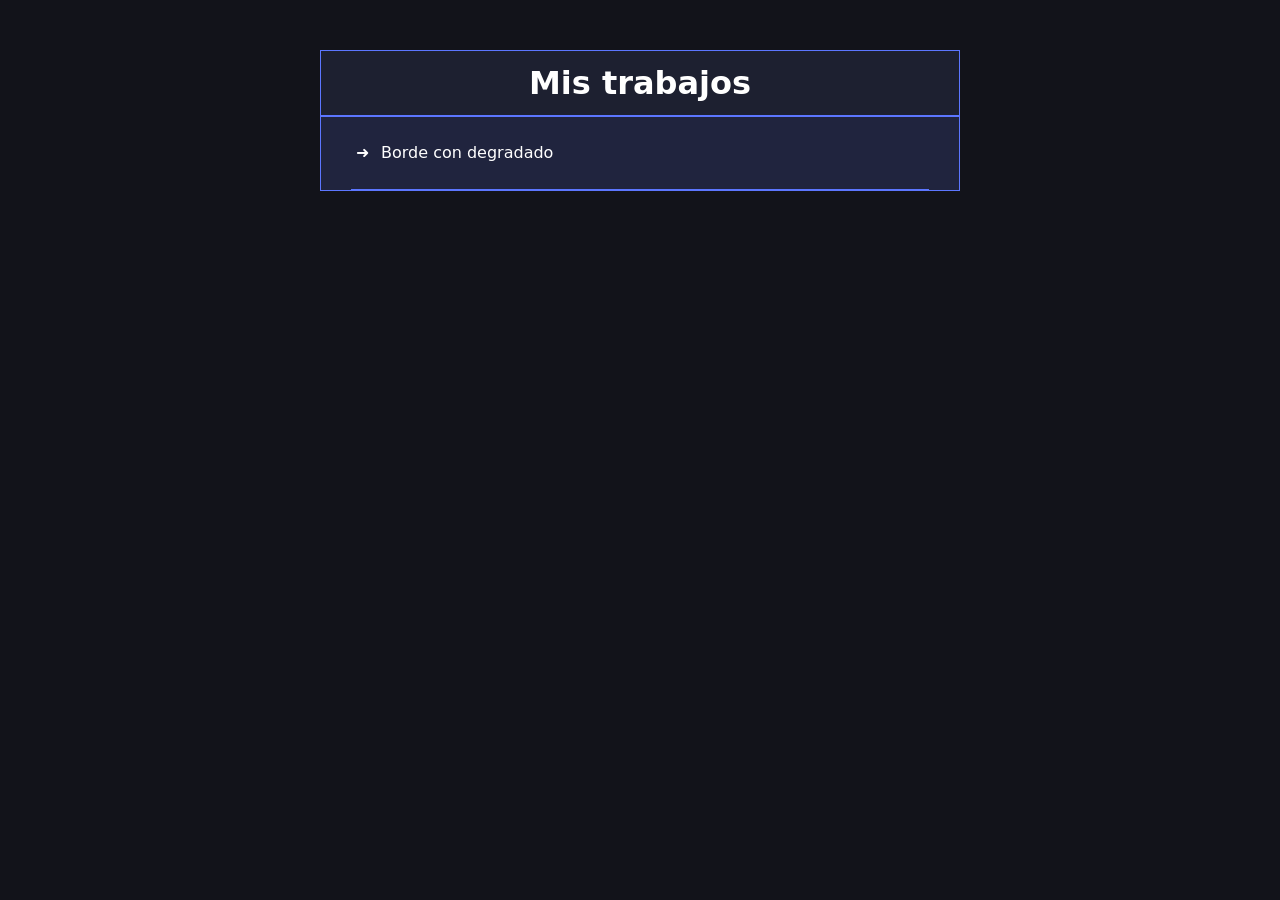
<file: index.html>
<!DOCTYPE html>
<html lang="es">

<head>
    <meta charset="utf-8">
    <title>Mis trabajos</title>
</head>
<style>
    :root {
        --fondo: #12131A;
        --title: #1D2030;
        --blanco: #ffffff;
        --contenido: #20243E;
        --border: #5C76FF;
    }

    * {
        margin: 0;
        padding: 0;
        box-sizing: border-box;
    }

    body {
        display: flex;
        justify-content: center;
        align-items: center;
        background: var(--fondo);
        font-family: system-ui, -apple-system, "Segoe UI", Roboto, Arial, sans-serif;
    }

    p {
        font-size: 20px;
    }

    h1 {
        text-align: center;
        color: var(--blanco);
        line-height: 2;
    }

    .contenedor {
        margin-top: 50px;
        display: flex;
        flex-direction: column;
        width: 50vw;
        height: 50vh;
    }

    .fila {
        padding: 10px 0 10px 0;
        border: 1px solid var(--border);
    }

    .fila-1 {
        background-color: var(--title);
        padding: 0px 30px 0px 30px;
    }

    .fila-2 {
        background-color: var(--contenido);
        padding: 0px 30px 0px 30px;
        color: var(--txt-title);
        line-height: 3;

    }

    a:link {
        color: var(--blanco);
        text-decoration: none;
    }

    a:visited {
        color: var(--blanco);
        text-decoration: none;
    }

    a:hover {

        color: #A7AFDA;
        text-decoration: none;
    }

    a:active {
        color: var(--blanco);
        text-decoration: none;
    }

    ul {
        list-style: none;
        padding: 0;
    }

    li {
        position: relative;
        padding: 12px 12px 12px 30px;
        border-bottom: 1px solid var(--border)
    }

    li::before {
        content: "➜";
        position: absolute;
        color: #ffffff;
        left: 5px;
    }

    li:hover::before {
        color: #A7AFDA;
    }
</style>

<body>
    <div class="contenedor">
        <div class="fila fila-1">
            <h1>Mis trabajos</h1>
        </div>

        <div class="fila fila-2">
            <ul id="lista"></ul>
        </div>
    </div>
    <script>
        fetch("trabajos.json")
            .then(r => r.json())
            .then(trabajos => {
                const lista = document.getElementById("lista");
                trabajos.forEach(t => {
                    const li = document.createElement("li");
                    const a = document.createElement("a");
                    a.href = t.ruta;
                    a.textContent = t.titulo;
                    li.appendChild(a);
                    lista.appendChild(li);
                });
            })
            .catch(() => {
                document.getElementById("lista").textContent = "No se pudo cargar trabajos.json";
            });
    </script>
</body>

</html>
</file>
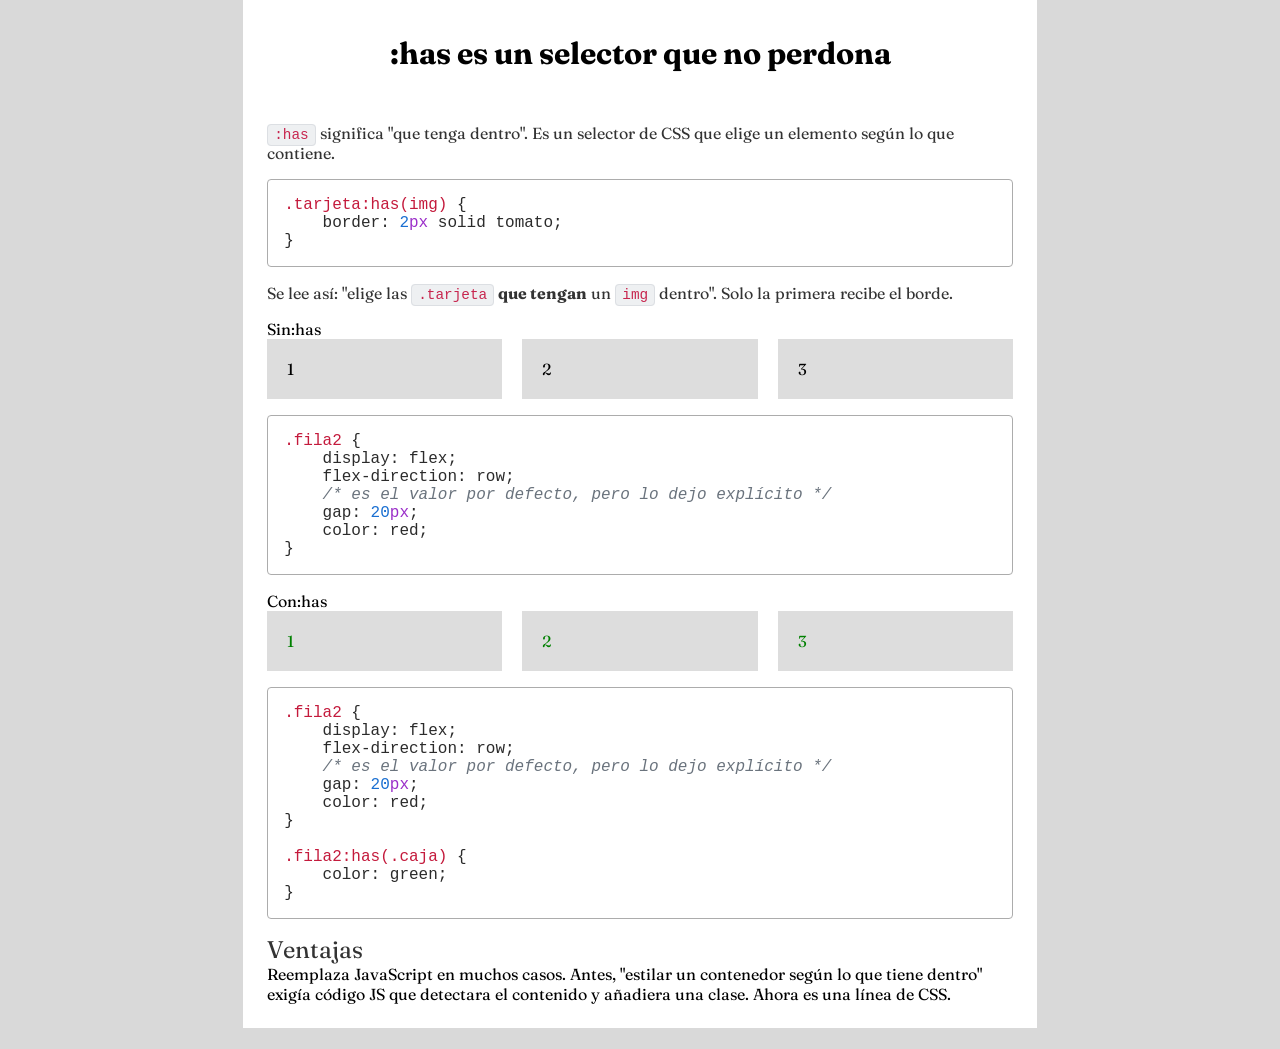
<file: :has/index.html>
<!DOCTYPE html>
<html lang="es">

<head>
    <meta charset="utf-8">
    <meta name="viewport" content="width=device-width, initial-scale=1">
    <title>:has es un selector que no perdona</title>

    <!-- Conexión anticipada con Google Fonts -->
    <link rel="preconnect" href="https://fonts.googleapis.com">
    <link rel="preconnect" href="https://fonts.gstatic.com" crossorigin>
    <!-- Fuentes: Fraunces y Manrope -->
    <link href="https://fonts.googleapis.com/css2?family=Fraunces:wght@400;700&family=Manrope:wght@400;700&display=swap"
        rel="stylesheet">

    <style>
        :root {
            --cbgp: #d9d9d9;
            --cbgc: #ffffff;
            --ctxtp: #2c2c2c;

            font-size: 100%;
            --texto-base: 1rem;
            --texto-grande: 1.5rem;
            --texto-titulo: 1.9rem;
        }

        html,
        body {
            height: 100%;
            margin: 0;
            background-color: var(--cbgp);
            font-family: 'Fraunces', serif;
            font-size: var(--texto-base);
        }

        .contenedor {
            display: flex;
            justify-content: center;
        }

        .pagina {
            width: 100%;
            max-width: 210mm;
            box-sizing: border-box;
            padding: 1.5rem;
            background-color: var(--cbgc);
        }

        .title {
            font-size: var(--texto-titulo);
            text-align: center;
            padding: 10px 0 35px 0;
            margin: 0;
        }

        p {
            font-size: 1rem;
            color: #333;
        }

        .ventajas {

            font-size: 1rem;
            color: #333;
            font-size: var(--texto-grande);
        }

        pre {
            border: 1px solid #acacac;
            padding: 1rem;
            overflow-x: auto;
            border-radius: 4px;
        }

        code {
            font-family: monospace;
            color: #2b2b2b;
            /* texto normal: llaves, palabras como solid/tomato */
        }

        .sel {
            color: #c41a3c;
        }

        /* selector: .tarjeta, :has, img */
        .prop {
            color: #2b2b2b;
        }

        /* propiedad: border */
        .num {
            color: #1a6fd1;
        }

        /* número: 2 */
        .unit {
            color: #9b2fc9;
        }

        /* unidad: px */
        .val {
            color: #2b2b2b;
        }

        /* valores: solid, tomato */
        .com {
            color: #6a737d;
            font-style: italic;
        }

        /* comentario */

        .resaltado {
            font-family: Consolas, "Courier New", monospace;
            font-size: 0.9em;
            color: #c7254e;
            background: #eef0f2;
            padding: 2px 6px;
            border-radius: 4px;
            border: 1px solid #dcdfe3;
        }



        .fila {
            display: flex;
            flex-direction: row;
            /* es el valor por defecto, pero lo dejo explícito */
            gap: 20px;
        }

        .fila2 {
            display: flex;
            flex-direction: row;
            /* es el valor por defecto, pero lo dejo explícito */
            gap: 20px;
            color: red;
        }

        .fila2:has(.caja) {
            color: green;
        }

        .caja {
            flex: 1;
            /* cada caja ocupa el mismo ancho */
            padding: 20px;
            background: #ddd;
        }
    </style>
</head>

<body>

    <div class="contenedor">
        <main class="pagina">
            <h1 class="title">:has es un selector que no perdona</h1>

            <p>
                <span class="resaltado">:has</span> significa "que tenga dentro". Es un selector de CSS que elige
                un elemento según lo que contiene.
            </p>

            <pre><code><span class="sel">.tarjeta:has(img)</span> {
    <span class="prop">border</span>: <span class="num">2</span><span class="unit">px</span> <span class="val">solid</span> <span class="val">tomato</span>;
}</code></pre>

            <p>
                Se lee así: "elige las <span class="resaltado">.tarjeta</span> <strong>que tengan</strong> un
                <span class="resaltado">img</span> dentro". Solo la primera recibe el borde.
            </p>
            Sin:has
            <div class="fila">
                <div class="caja">1</div>
                <div class="caja">2</div>
                <div class="caja">3</div>

            </div>

            <pre><code><span class="sel">.fila2</span> {
    <span class="prop">display</span>: <span class="val">flex</span>;
    <span class="prop">flex-direction</span>: <span class="val">row</span>;
    <span class="com">/* es el valor por defecto, pero lo dejo explícito */</span>
    <span class="prop">gap</span>: <span class="num">20</span><span class="unit">px</span>;
    <span class="prop">color</span>: <span class="val">red</span>;
}</code></pre>

            Con:has
            <div class="fila2">
                <div class="caja">1</div>
                <div class="caja">2</div>
                <div class="caja">3</div>

            </div>

            <pre><code><span class="sel">.fila2</span> {
    <span class="prop">display</span>: <span class="val">flex</span>;
    <span class="prop">flex-direction</span>: <span class="val">row</span>;
    <span class="com">/* es el valor por defecto, pero lo dejo explícito */</span>
    <span class="prop">gap</span>: <span class="num">20</span><span class="unit">px</span>;
    <span class="prop">color</span>: <span class="val">red</span>;
}

<span class="sel">.fila2:has(.caja)</span> {
    <span class="prop">color</span>: <span class="val">green</span>;
}</code></pre>

            <div class="ventajas">Ventajas</div>
            Reemplaza JavaScript en muchos casos. Antes, "estilar un contenedor según lo que tiene dentro" exigía código
            JS que
            detectara el contenido y añadiera una clase. Ahora es una línea de CSS.
        </main>
    </div>

    <!-- Bootstrap JS con Popper incluido (CDN) -->
    <script src="https://cdn.jsdelivr.net/npm/bootstrap@5.3.3/dist/js/bootstrap.bundle.min.js"></script>
    <!-- <script src="js/js.js"></script> -->
</body>

</html>
</file>
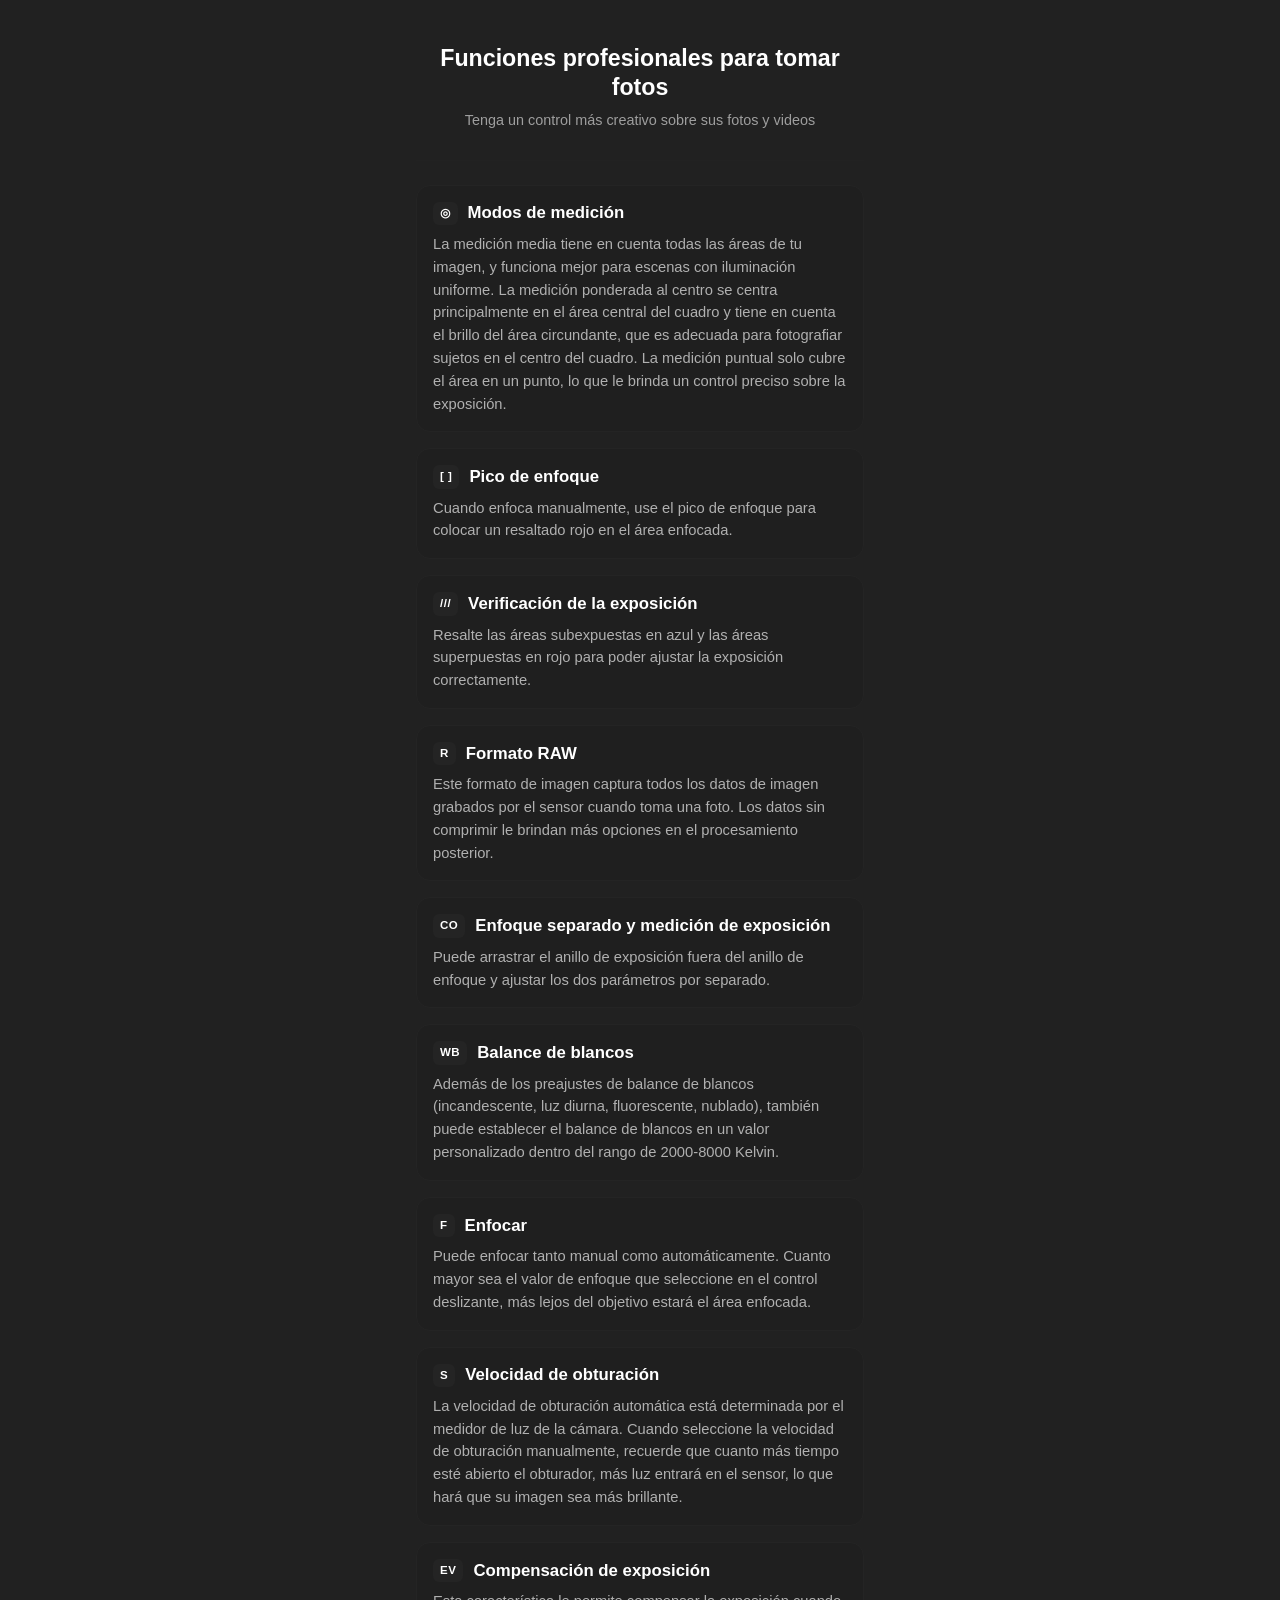
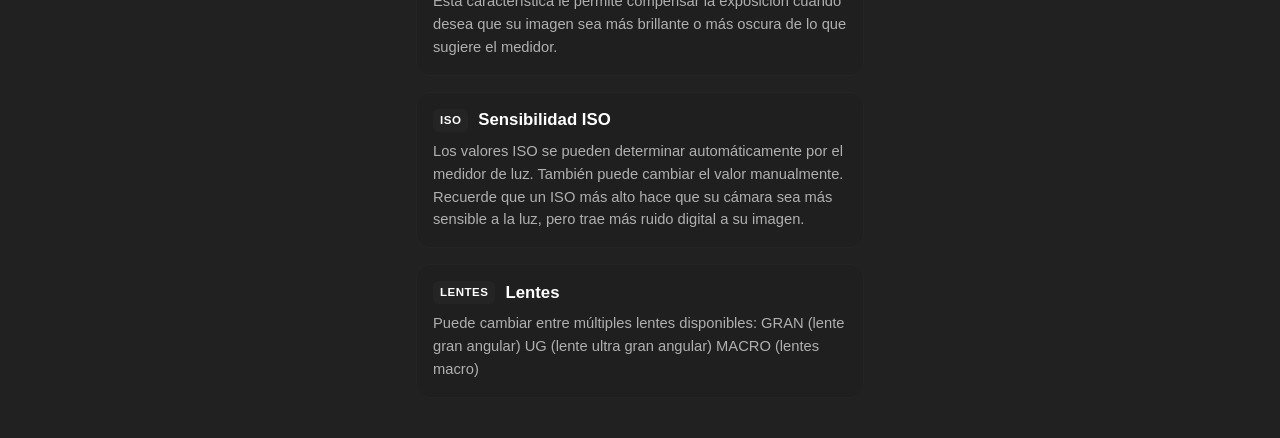
<file: camara/index.html>
<!DOCTYPE html>
<html lang="es">

<head>
    <meta charset="UTF-8">
    <meta name="viewport" content="width=device-width, initial-scale=1.0, maximum-scale=1.0, user-scalable=no">
    <title>Funciones profesionales para tomar fotos</title>
    <style>
        * {
            box-sizing: border-box;
            margin: 0;
            padding: 0;
        }

        body {
            background-color: #212121;
            color: #e5e5e5;
            font-family: -apple-system, BlinkMacSystemFont, "Segoe UI", Roboto, Helvetica, Arial, sans-serif;
            line-height: 1.5;
            padding: 20px 16px 40px 16px;
            max-width: 480px;
            margin: 0 auto;
            -webkit-font-smoothing: antialiased;
        }

        header {
            text-align: center;
            padding: 24px 8px 28px 8px;
            border-bottom: 1px solid #222222;
            margin-bottom: 24px;
        }

        h1 {
            color: #ffffff;
            font-size: 1.45rem;
            font-weight: 600;
            line-height: 1.25;
            margin-bottom: 8px;
        }

        header p {
            color: #9e9e9e;
            font-size: 0.9rem;
        }

        main {
            display: flex;
            flex-direction: column;
            gap: 16px;
        }

        section {
            background-color: #1f1f1f;
            border: 1px solid #242424;
            border-radius: 14px;
            padding: 16px;
        }

        .card-header {
            display: flex;
            align-items: center;
            gap: 10px;
            margin-bottom: 8px;
        }

        .badge {
            background-color: #242424;
            color: #ffffff;
            font-size: 0.72rem;
            font-weight: 700;
            padding: 3px 7px;
            border-radius: 6px;
            letter-spacing: 0.5px;
            flex-shrink: 0;
        }

        h2 {
            color: #ffffff;
            font-size: 1.05rem;
            font-weight: 600;
            line-height: 1.3;
        }

        section p {
            color: #b0b0b0;
            font-size: 0.92rem;
            line-height: 1.55;
        }
    </style>
</head>

<body>

    <header>
        <h1>Funciones profesionales para tomar fotos</h1>
        <p>Tenga un control más creativo sobre sus fotos y videos</p>
    </header>

    <main>

        <section>
            <div class="card-header">
                <span class="badge">◎</span>
                <h2>Modos de medición</h2>
            </div>
            <p>La medición media tiene en cuenta todas las áreas de tu imagen, y funciona mejor para escenas con
                iluminación uniforme. La medición ponderada al centro se centra principalmente en el área central del
                cuadro y tiene en cuenta el brillo del área circundante, que es adecuada para fotografiar sujetos en el
                centro del cuadro. La medición puntual solo cubre el área en un punto, lo que le brinda un control
                preciso sobre la exposición.</p>
        </section>

        <section>
            <div class="card-header">
                <span class="badge">[ ]</span>
                <h2>Pico de enfoque</h2>
            </div>
            <p>Cuando enfoca manualmente, use el pico de enfoque para colocar un resaltado rojo en el área enfocada.</p>
        </section>

        <section>
            <div class="card-header">
                <span class="badge">///</span>
                <h2>Verificación de la exposición</h2>
            </div>
            <p>Resalte las áreas subexpuestas en azul y las áreas superpuestas en rojo para poder ajustar la exposición
                correctamente.</p>
        </section>

        <section>
            <div class="card-header">
                <span class="badge">R</span>
                <h2>Formato RAW</h2>
            </div>
            <p>Este formato de imagen captura todos los datos de imagen grabados por el sensor cuando toma una foto. Los
                datos sin comprimir le brindan más opciones en el procesamiento posterior.</p>
        </section>

        <section>
            <div class="card-header">
                <span class="badge">CO</span>
                <h2>Enfoque separado y medición de exposición</h2>
            </div>
            <p>Puede arrastrar el anillo de exposición fuera del anillo de enfoque y ajustar los dos parámetros por
                separado.</p>
        </section>

        <section>
            <div class="card-header">
                <span class="badge">WB</span>
                <h2>Balance de blancos</h2>
            </div>
            <p>Además de los preajustes de balance de blancos (incandescente, luz diurna, fluorescente, nublado),
                también puede establecer el balance de blancos en un valor personalizado dentro del rango de 2000-8000
                Kelvin.</p>
        </section>

        <section>
            <div class="card-header">
                <span class="badge">F</span>
                <h2>Enfocar</h2>
            </div>
            <p>Puede enfocar tanto manual como automáticamente. Cuanto mayor sea el valor de enfoque que seleccione en
                el control deslizante, más lejos del objetivo estará el área enfocada.</p>
        </section>

        <section>
            <div class="card-header">
                <span class="badge">S</span>
                <h2>Velocidad de obturación</h2>
            </div>
            <p>La velocidad de obturación automática está determinada por el medidor de luz de la cámara. Cuando
                seleccione la velocidad de obturación manualmente, recuerde que cuanto más tiempo esté abierto el
                obturador, más luz entrará en el sensor, lo que hará que su imagen sea más brillante.</p>
        </section>

        <section>
            <div class="card-header">
                <span class="badge">EV</span>
                <h2>Compensación de exposición</h2>
            </div>
            <p>Esta característica le permite compensar la exposición cuando desea que su imagen sea más brillante o más
                oscura de lo que sugiere el medidor.</p>
        </section>

        <section>
            <div class="card-header">
                <span class="badge">ISO</span>
                <h2>Sensibilidad ISO</h2>
            </div>
            <p>Los valores ISO se pueden determinar automáticamente por el medidor de luz. También puede cambiar el
                valor manualmente. Recuerde que un ISO más alto hace que su cámara sea más sensible a la luz, pero trae
                más ruido digital a su imagen.</p>
        </section>

        <section>
            <div class="card-header">
                <span class="badge">LENTES</span>
                <h2>Lentes</h2>
            </div>
            <p>Puede cambiar entre múltiples lentes disponibles: GRAN (lente gran angular) UG (lente ultra gran angular)
                MACRO (lentes macro)</p>
        </section>

    </main>

</body>

</html>
</file>
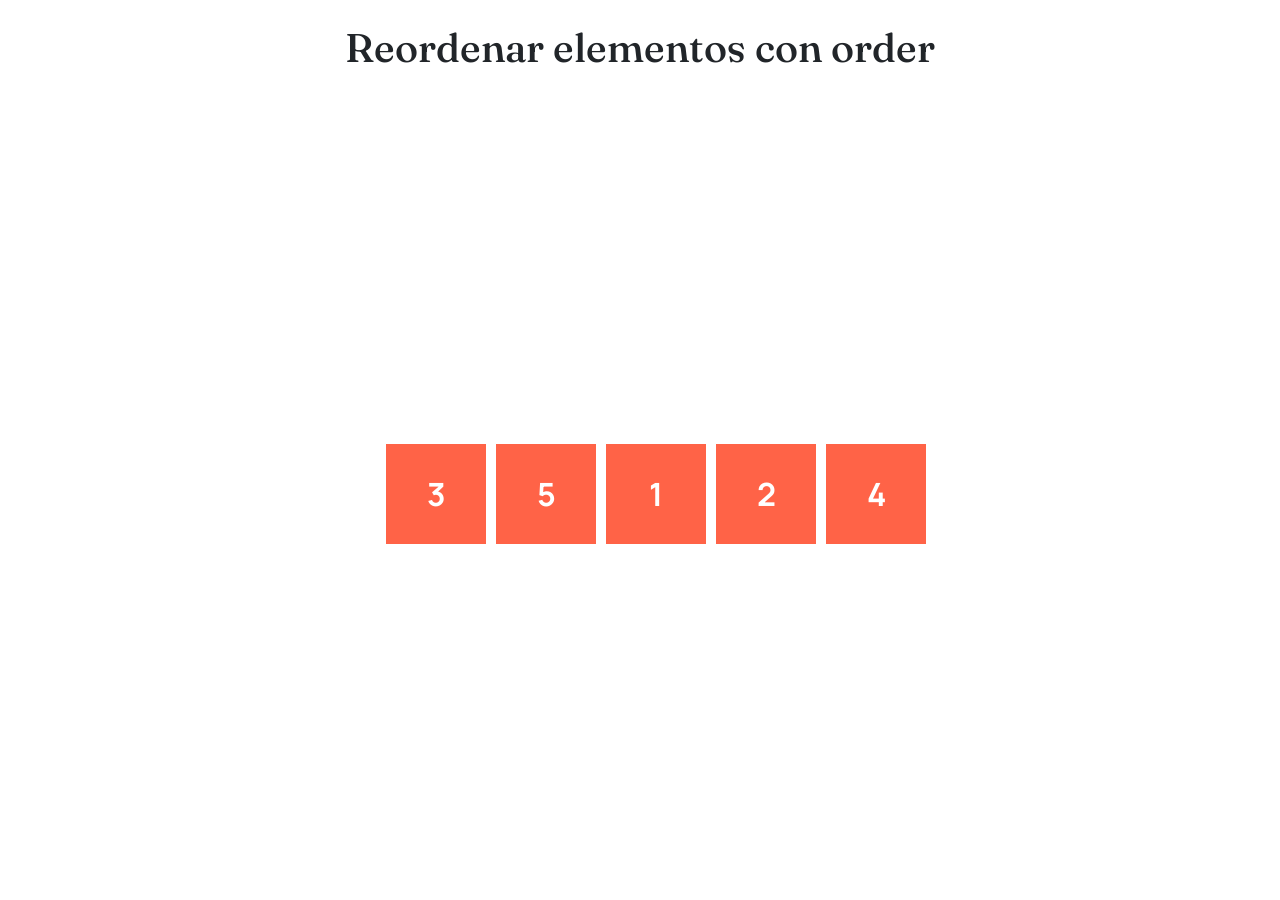
<file: order/index.html>
<!DOCTYPE html>
<html lang="es">

<head>
    <meta charset="utf-8">
    <meta name="viewport" content="width=device-width, initial-scale=1">
    <title>Flexbox: centrado y order</title>

    <!-- Bootstrap CSS (CDN) -->
    <link href="https://cdn.jsdelivr.net/npm/bootstrap@5.3.3/dist/css/bootstrap.min.css" rel="stylesheet">

    <!-- Conexión anticipada con Google Fonts -->
    <link rel="preconnect" href="https://fonts.googleapis.com">
    <link rel="preconnect" href="https://fonts.gstatic.com" crossorigin>

    <!-- Fuentes: Fraunces y Manrope -->
    <link href="https://fonts.googleapis.com/css2?family=Fraunces:wght@400;700&family=Manrope:wght@400;700&display=swap"
        rel="stylesheet">
    <style>
        * {
            margin: 0;
            padding: 0;
            box-sizing: border-box;
        }

        body {
            font-family: "Manrope", sans-serif;
            display: flex;
            flex-direction: column;
            min-height: 100vh;
        }

        .titulo {
            font-family: "Fraunces", serif;
            text-align: center;
            padding: 24px 16px;
        }

        .flex-container {
            list-style: none;
            display: flex;
            flex-flow: row wrap;
            justify-content: center;
            align-items: center;
            align-content: center;
            flex: 1;
        }

        .flex-item:nth-of-type(1) {
            order: 3;
        }

        .flex-item:nth-of-type(2) {
            order: 4;
        }

        .flex-item:nth-of-type(3) {
            order: 1;
        }

        .flex-item:nth-of-type(4) {
            order: 5;
        }

        .flex-item:nth-of-type(5) {
            order: 2;
        }

        .flex-item {
            display: flex;
            justify-content: center;
            align-items: center;
            background: tomato;
            width: 100px;
            height: 100px;
            margin: 5px;
            color: white;
            font-weight: bold;
            font-size: 2em;
        }
    </style>

</head>

<body>

    <h1 class="titulo">Reordenar elementos con order</h1>

    <ul class="flex-container">
        <li class="flex-item">1</li>
        <li class="flex-item">2</li>
        <li class="flex-item">3</li>
        <li class="flex-item">4</li>
        <li class="flex-item">5</li>
    </ul>

    <!-- Bootstrap JS con Popper incluido (CDN) -->
    <script src="https://cdn.jsdelivr.net/npm/bootstrap@5.3.3/dist/js/bootstrap.bundle.min.js"></script>
</body>

</html>
</file>
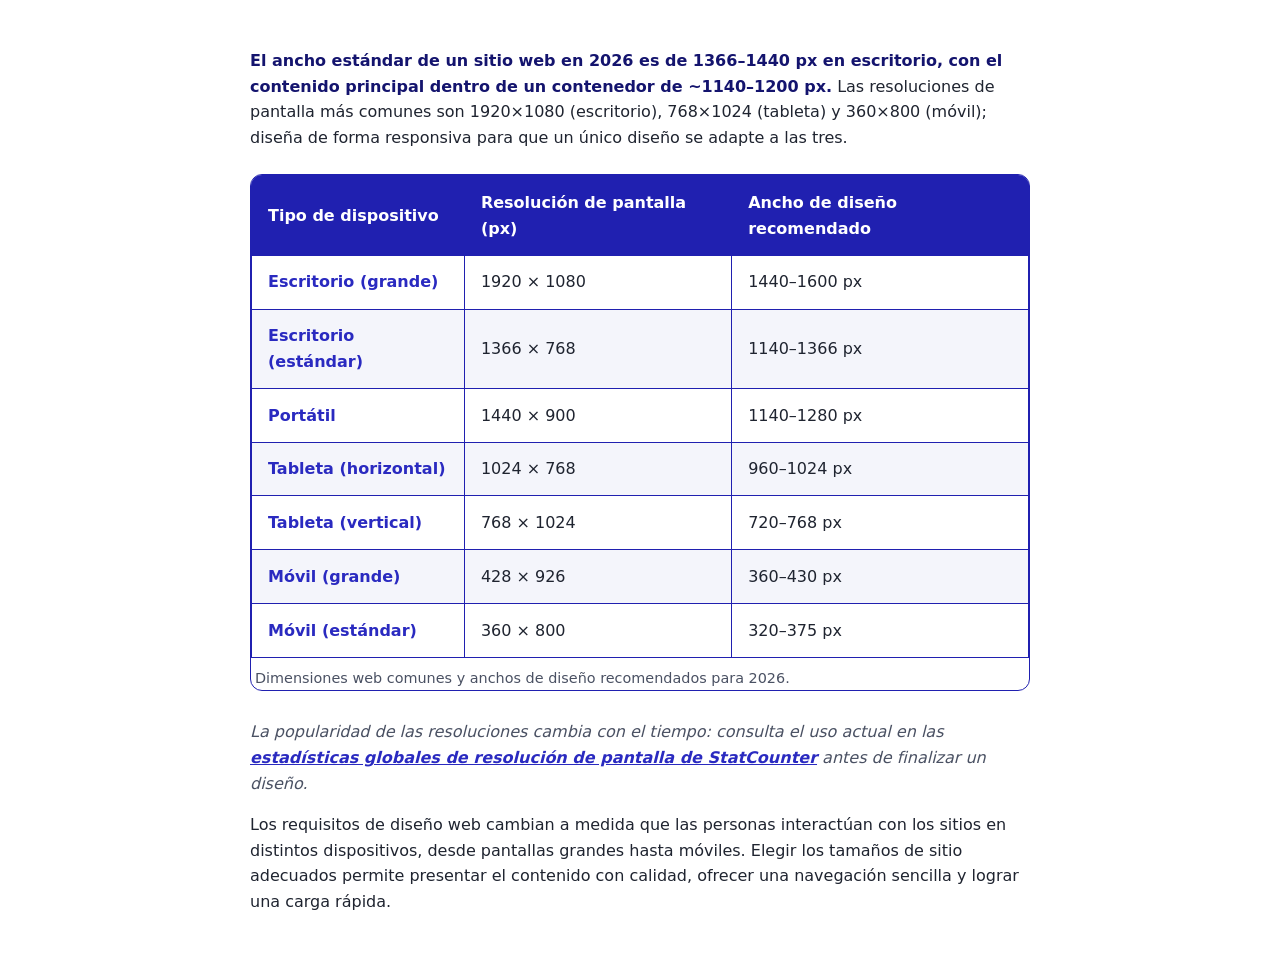
<file: tamano/index.html>
<!DOCTYPE html>
<html lang="es">
<head>
<meta charset="UTF-8">
<meta name="viewport" content="width=device-width, initial-scale=1">
<title>Dimensiones web comunes y anchos de diseño recomendados para 2026</title>
<meta name="description" content="Resoluciones de pantalla más comunes y anchos de diseño recomendados por tipo de dispositivo en 2026.">
<style>
  :root {
    --fondo: #ffffff;
    --texto: #1f2430;
    --texto-suave: #4a5163;
    --primario: #2020b0;
    --primario-oscuro: #14146e;
    --encabezado-fondo: #2020b0;
    --encabezado-texto: #ffffff;
    --fila-clara: #ffffff;
    --fila-alterna: #f4f5fb;
    --fila-destacada: #fff7e0;
    --borde: #2020b0;
    --enlace: #2a2ac0;
  }
  @media (prefers-color-scheme: dark) {
    :root {
      --fondo: #12131a;
      --texto: #e8e9f0;
      --texto-suave: #b4b8c8;
      --primario: #9da0ff;
      --primario-oscuro: #c8caff;
      --encabezado-fondo: #2a2a8f;
      --encabezado-texto: #ffffff;
      --fila-clara: #12131a;
      --fila-alterna: #1d2030;
      --fila-destacada: #2e2a16;
      --borde: #4a4ab8;
      --enlace: #9da0ff;
    }
  }
  * { box-sizing: border-box; }
  html { scroll-padding-top: 1rem; }
  body {
    margin: 0;
    background: var(--fondo);
    color: var(--texto);
    font-family: system-ui, -apple-system, "Segoe UI", Roboto, Arial, sans-serif;
    line-height: 1.6;
  }
  main {
    max-width: 820px;
    margin: 0 auto;
    padding: 2rem 1.25rem 3rem;
  }
  .resumen strong { color: var(--primario-oscuro); }
  .tabla-contenedor {
    overflow-x: auto;
    border: 1px solid var(--borde);
    border-radius: 12px;
    margin: 1.5rem 0 0.5rem;
  }
  table {
    width: 100%;
    border-collapse: collapse;
    min-width: 520px;
  }
  caption {
    caption-side: bottom;
    text-align: left;
    padding: 0.6rem 0.25rem 0;
    font-size: 0.9rem;
    color: var(--texto-suave);
  }
  th, td {
    padding: 0.85rem 1rem;
    text-align: left;
    border: 1px solid var(--borde);
  }
  thead th {
    background: var(--encabezado-fondo);
    color: var(--encabezado-texto);
    font-weight: 700;
  }
  tbody th {
    color: var(--enlace);
    font-weight: 600;
  }
  tbody tr:nth-child(odd) { background: var(--fila-clara); }
  tbody tr:nth-child(even) { background: var(--fila-alterna); }
  tbody tr:hover { background: var(--fila-destacada); }
  .nota { font-style: italic; color: var(--texto-suave); margin-top: 1.75rem; }
  a { color: var(--enlace); font-weight: 600; }
  a:focus-visible { outline: 3px solid var(--primario); outline-offset: 2px; }
  @media (max-width: 480px) {
    th, td { padding: 0.65rem 0.7rem; font-size: 0.95rem; }
  }
</style>
</head>
<body>
<main>
  <p class="resumen">
    <strong>El ancho estándar de un sitio web en 2026 es de 1366–1440 px en escritorio, con el contenido principal dentro de un contenedor de ~1140–1200 px.</strong>
    Las resoluciones de pantalla más comunes son 1920×1080 (escritorio), 768×1024 (tableta) y 360×800 (móvil); diseña de forma responsiva para que un único diseño se adapte a las tres.
  </p>

  <div class="tabla-contenedor">
    <table>
      <caption>Dimensiones web comunes y anchos de diseño recomendados para 2026.</caption>
      <thead>
        <tr>
          <th scope="col">Tipo de dispositivo</th>
          <th scope="col">Resolución de pantalla (px)</th>
          <th scope="col">Ancho de diseño recomendado</th>
        </tr>
      </thead>
      <tbody>
        <tr><th scope="row">Escritorio (grande)</th><td>1920 × 1080</td><td>1440–1600 px</td></tr>
        <tr><th scope="row">Escritorio (estándar)</th><td>1366 × 768</td><td>1140–1366 px</td></tr>
        <tr><th scope="row">Portátil</th><td>1440 × 900</td><td>1140–1280 px</td></tr>
        <tr><th scope="row">Tableta (horizontal)</th><td>1024 × 768</td><td>960–1024 px</td></tr>
        <tr><th scope="row">Tableta (vertical)</th><td>768 × 1024</td><td>720–768 px</td></tr>
        <tr><th scope="row">Móvil (grande)</th><td>428 × 926</td><td>360–430 px</td></tr>
        <tr><th scope="row">Móvil (estándar)</th><td>360 × 800</td><td>320–375 px</td></tr>
      </tbody>
    </table>
  </div>

  <p class="nota">
    La popularidad de las resoluciones cambia con el tiempo: consulta el uso actual en las
    <a href="https://gs.statcounter.com/screen-resolution-stats" target="_blank" rel="noopener">estadísticas globales de resolución de pantalla de StatCounter</a>
    antes de finalizar un diseño.
  </p>

  <p>
    Los requisitos de diseño web cambian a medida que las personas interactúan con los sitios en distintos dispositivos, desde pantallas grandes hasta móviles. Elegir los tamaños de sitio adecuados permite presentar el contenido con calidad, ofrecer una navegación sencilla y lograr una carga rápida.
  </p>
</main>
</body>
</html>
</file>
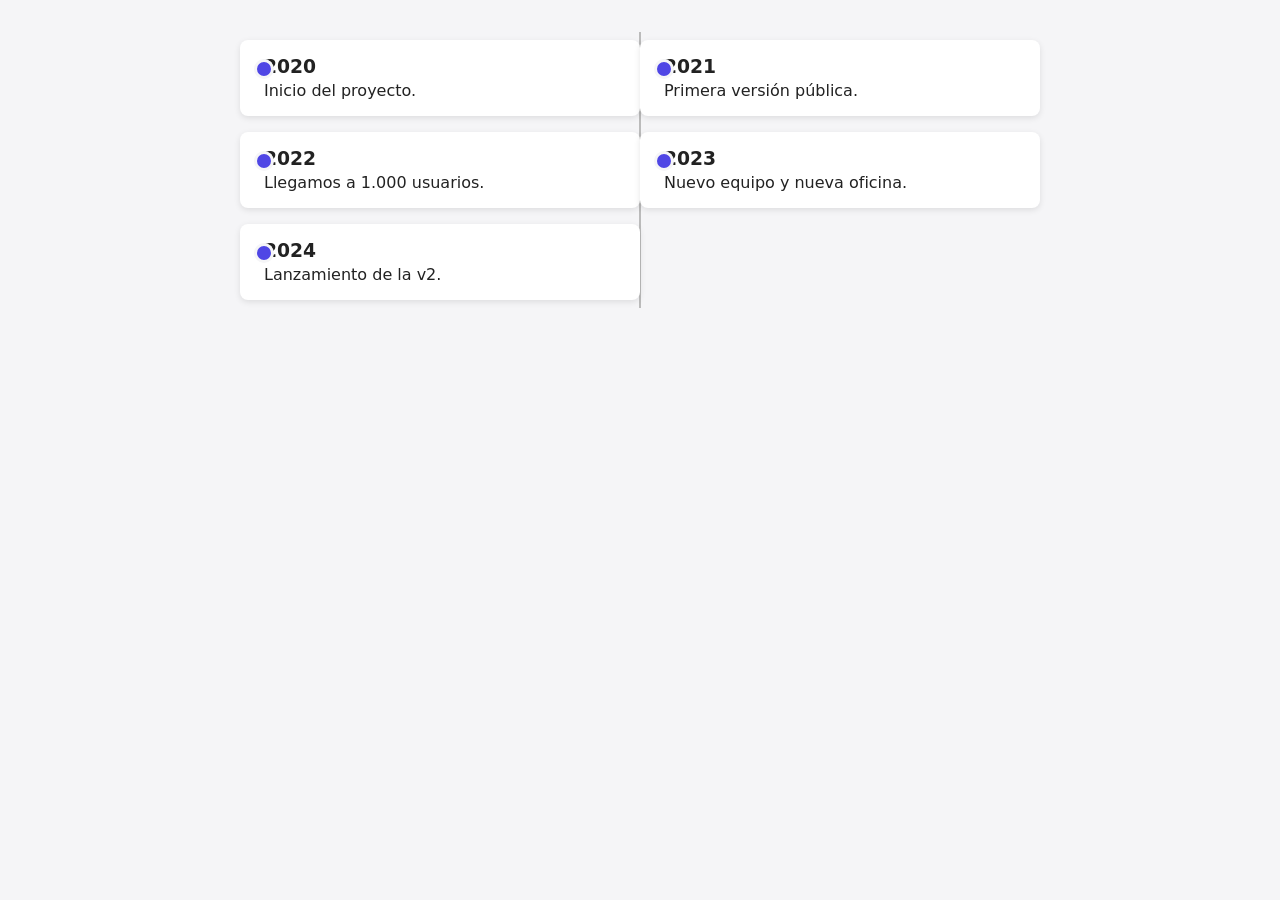
<file: time-line/index.html>
<!DOCTYPE html>
<html lang="es">

<head>
    <meta charset="UTF-8">
    <meta name="viewport" content="width=device-width, initial-scale=1">
    <title>Timeline alterna con CSS</title>
    <link rel="stylesheet" href="style.css">
</head>

<body>
    <div class="timeline-grid">
        <div class="timeline-grid-items">
            <h3>2020</h3>
            <p>Inicio del proyecto.</p>
        </div>
        <div class="timeline-grid-items">
            <h3>2021</h3>
            <p>Primera versión pública.</p>
        </div>
        <div class="timeline-grid-items">
            <h3>2022</h3>
            <p>Llegamos a 1.000 usuarios.</p>
        </div>
        <div class="timeline-grid-items">
            <h3>2023</h3>
            <p>Nuevo equipo y nueva oficina.</p>
        </div>
        <div class="timeline-grid-items">
            <h3>2024</h3>
            <p>Lanzamiento de la v2.</p>
        </div>
    </div>
</body>

</html>
</file>
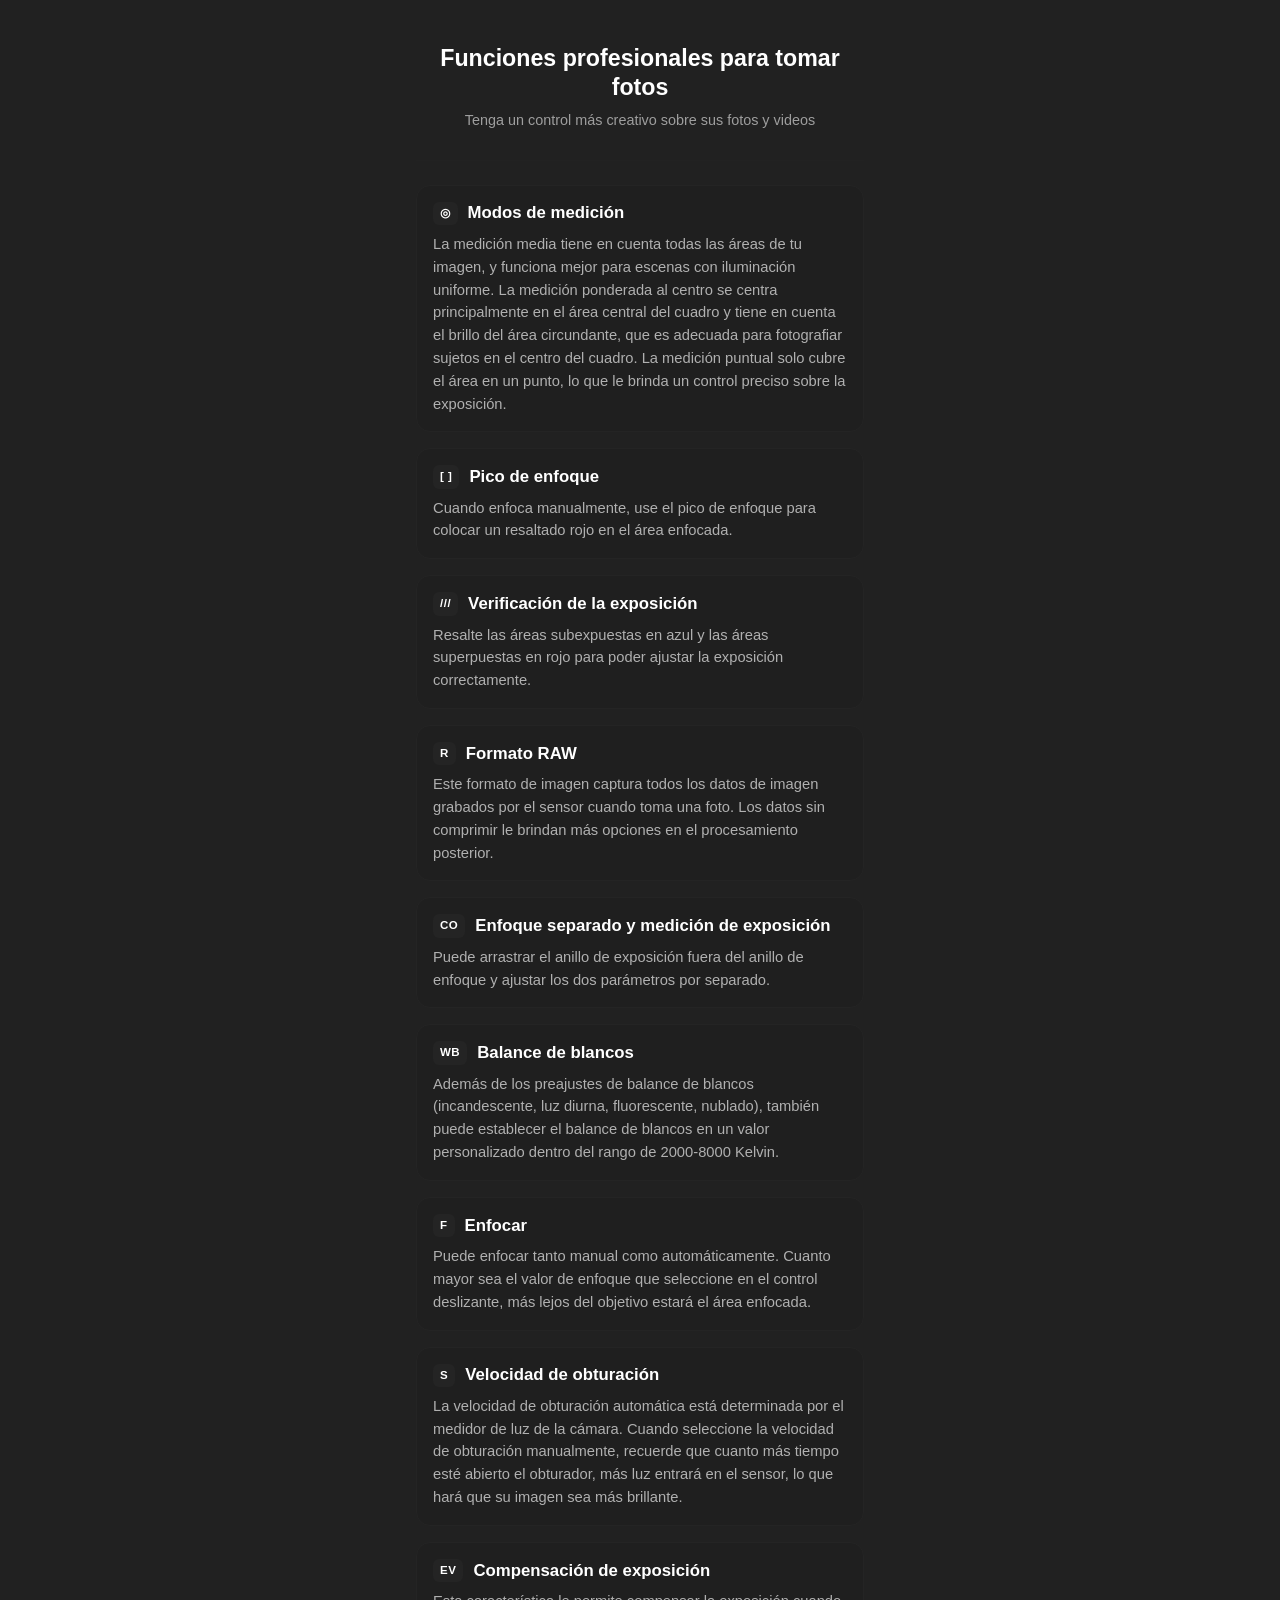
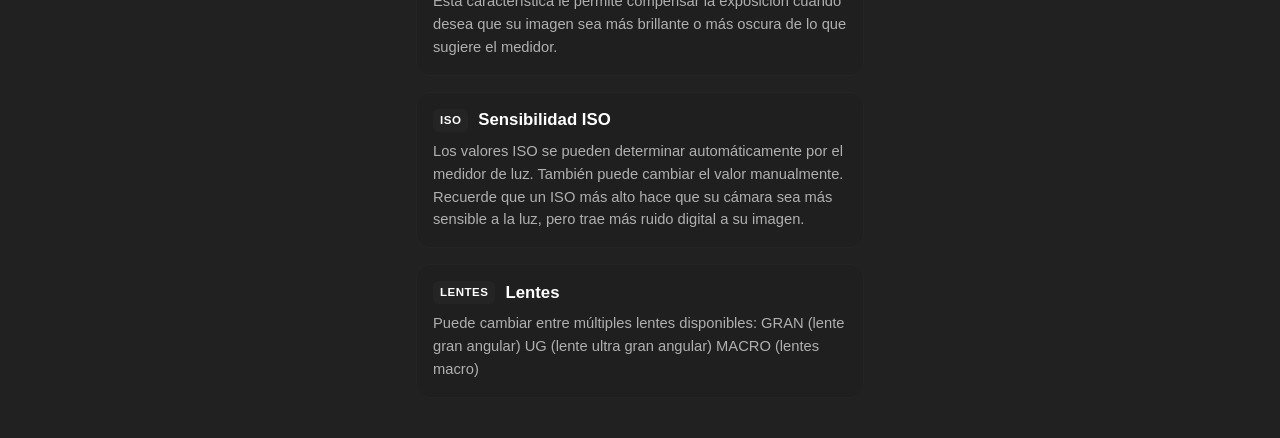
<file: indexe.html>
<!DOCTYPE html>
<html lang="es">

<head>
    <meta charset="UTF-8">
    <meta name="viewport" content="width=device-width, initial-scale=1.0, maximum-scale=1.0, user-scalable=no">
    <title>Funciones profesionales para tomar fotos</title>
    <style>
        * {
            box-sizing: border-box;
            margin: 0;
            padding: 0;
        }

        body {
            background-color: #212121;
            color: #e5e5e5;
            font-family: -apple-system, BlinkMacSystemFont, "Segoe UI", Roboto, Helvetica, Arial, sans-serif;
            line-height: 1.5;
            padding: 20px 16px 40px 16px;
            max-width: 480px;
            margin: 0 auto;
            -webkit-font-smoothing: antialiased;
        }

        header {
            text-align: center;
            padding: 24px 8px 28px 8px;
            border-bottom: 1px solid #222222;
            margin-bottom: 24px;
        }

        h1 {
            color: #ffffff;
            font-size: 1.45rem;
            font-weight: 600;
            line-height: 1.25;
            margin-bottom: 8px;
        }

        header p {
            color: #9e9e9e;
            font-size: 0.9rem;
        }

        main {
            display: flex;
            flex-direction: column;
            gap: 16px;
        }

        section {
            background-color: #1f1f1f;
            border: 1px solid #242424;
            border-radius: 14px;
            padding: 16px;
        }

        .card-header {
            display: flex;
            align-items: center;
            gap: 10px;
            margin-bottom: 8px;
        }

        .badge {
            background-color: #242424;
            color: #ffffff;
            font-size: 0.72rem;
            font-weight: 700;
            padding: 3px 7px;
            border-radius: 6px;
            letter-spacing: 0.5px;
            flex-shrink: 0;
        }

        h2 {
            color: #ffffff;
            font-size: 1.05rem;
            font-weight: 600;
            line-height: 1.3;
        }

        section p {
            color: #b0b0b0;
            font-size: 0.92rem;
            line-height: 1.55;
        }
    </style>
</head>

<body>

    <header>
        <h1>Funciones profesionales para tomar fotos</h1>
        <p>Tenga un control más creativo sobre sus fotos y videos</p>
    </header>

    <main>

        <section>
            <div class="card-header">
                <span class="badge">◎</span>
                <h2>Modos de medición</h2>
            </div>
            <p>La medición media tiene en cuenta todas las áreas de tu imagen, y funciona mejor para escenas con
                iluminación uniforme. La medición ponderada al centro se centra principalmente en el área central del
                cuadro y tiene en cuenta el brillo del área circundante, que es adecuada para fotografiar sujetos en el
                centro del cuadro. La medición puntual solo cubre el área en un punto, lo que le brinda un control
                preciso sobre la exposición.</p>
        </section>

        <section>
            <div class="card-header">
                <span class="badge">[ ]</span>
                <h2>Pico de enfoque</h2>
            </div>
            <p>Cuando enfoca manualmente, use el pico de enfoque para colocar un resaltado rojo en el área enfocada.</p>
        </section>

        <section>
            <div class="card-header">
                <span class="badge">///</span>
                <h2>Verificación de la exposición</h2>
            </div>
            <p>Resalte las áreas subexpuestas en azul y las áreas superpuestas en rojo para poder ajustar la exposición
                correctamente.</p>
        </section>

        <section>
            <div class="card-header">
                <span class="badge">R</span>
                <h2>Formato RAW</h2>
            </div>
            <p>Este formato de imagen captura todos los datos de imagen grabados por el sensor cuando toma una foto. Los
                datos sin comprimir le brindan más opciones en el procesamiento posterior.</p>
        </section>

        <section>
            <div class="card-header">
                <span class="badge">CO</span>
                <h2>Enfoque separado y medición de exposición</h2>
            </div>
            <p>Puede arrastrar el anillo de exposición fuera del anillo de enfoque y ajustar los dos parámetros por
                separado.</p>
        </section>

        <section>
            <div class="card-header">
                <span class="badge">WB</span>
                <h2>Balance de blancos</h2>
            </div>
            <p>Además de los preajustes de balance de blancos (incandescente, luz diurna, fluorescente, nublado),
                también puede establecer el balance de blancos en un valor personalizado dentro del rango de 2000-8000
                Kelvin.</p>
        </section>

        <section>
            <div class="card-header">
                <span class="badge">F</span>
                <h2>Enfocar</h2>
            </div>
            <p>Puede enfocar tanto manual como automáticamente. Cuanto mayor sea el valor de enfoque que seleccione en
                el control deslizante, más lejos del objetivo estará el área enfocada.</p>
        </section>

        <section>
            <div class="card-header">
                <span class="badge">S</span>
                <h2>Velocidad de obturación</h2>
            </div>
            <p>La velocidad de obturación automática está determinada por el medidor de luz de la cámara. Cuando
                seleccione la velocidad de obturación manualmente, recuerde que cuanto más tiempo esté abierto el
                obturador, más luz entrará en el sensor, lo que hará que su imagen sea más brillante.</p>
        </section>

        <section>
            <div class="card-header">
                <span class="badge">EV</span>
                <h2>Compensación de exposición</h2>
            </div>
            <p>Esta característica le permite compensar la exposición cuando desea que su imagen sea más brillante o más
                oscura de lo que sugiere el medidor.</p>
        </section>

        <section>
            <div class="card-header">
                <span class="badge">ISO</span>
                <h2>Sensibilidad ISO</h2>
            </div>
            <p>Los valores ISO se pueden determinar automáticamente por el medidor de luz. También puede cambiar el
                valor manualmente. Recuerde que un ISO más alto hace que su cámara sea más sensible a la luz, pero trae
                más ruido digital a su imagen.</p>
        </section>

        <section>
            <div class="card-header">
                <span class="badge">LENTES</span>
                <h2>Lentes</h2>
            </div>
            <p>Puede cambiar entre múltiples lentes disponibles: GRAN (lente gran angular) UG (lente ultra gran angular)
                MACRO (lentes macro)</p>
        </section>

    </main>

</body>

</html>
</file>
<file: time-line/style.css>
/* style.css */
body {
    font-family: system-ui, sans-serif;
    margin: 0;
    padding: 2rem 1rem;
    background: #f5f5f7;
    color: #222;
}

.timeline-grid {
    position: relative;
    max-width: 800px;
    margin-inline: auto;

    /* Paso 1: dos columnas iguales */
    display: grid;
    grid-template-columns: repeat(2, minmax(0, 1fr));
}

/* Línea central */
.timeline-grid::before {
    content: "";
    position: absolute;
    inset-block: 0;
    left: 50%;
    width: 2px;
    background: #bbb;
    transform: translateX(-50%);
}

.timeline-grid-items {
    /* Paso 2: colocación automática */
    --side: mod(sibling-index(), 2);
    /* 1 = izquierda, 0 = derecha */
    --column: calc(2 - var(--side));
    /* columna 1 o 2 */
    grid-area: sibling-index() / var(--column);

    position: relative;
    padding: 1rem 1.5rem;
    margin-block: .5rem;
    background: #fff;
    border-radius: .5rem;
    box-shadow: 0 2px 6px rgb(0 0 0 / .1);
}

/* Punto sobre la línea central, también sin :nth-child() */
.timeline-grid-items::after {
    content: "";
    position: absolute;
    top: 1.2rem;
    left: calc(100% * var(--side));
    /* borde derecho si va a la izquierda, borde izquierdo si va a la derecha */
    width: 14px;
    height: 14px;
    background: #4f46e5;
    border: 3px solid #f5f5f7;
    border-radius: 50%;
    transform: translateX(-50%);
}

.timeline-grid-items h3 {
    margin: 0 0 .25rem;
}

.timeline-grid-items p {
    margin: 0;
}
</file>
